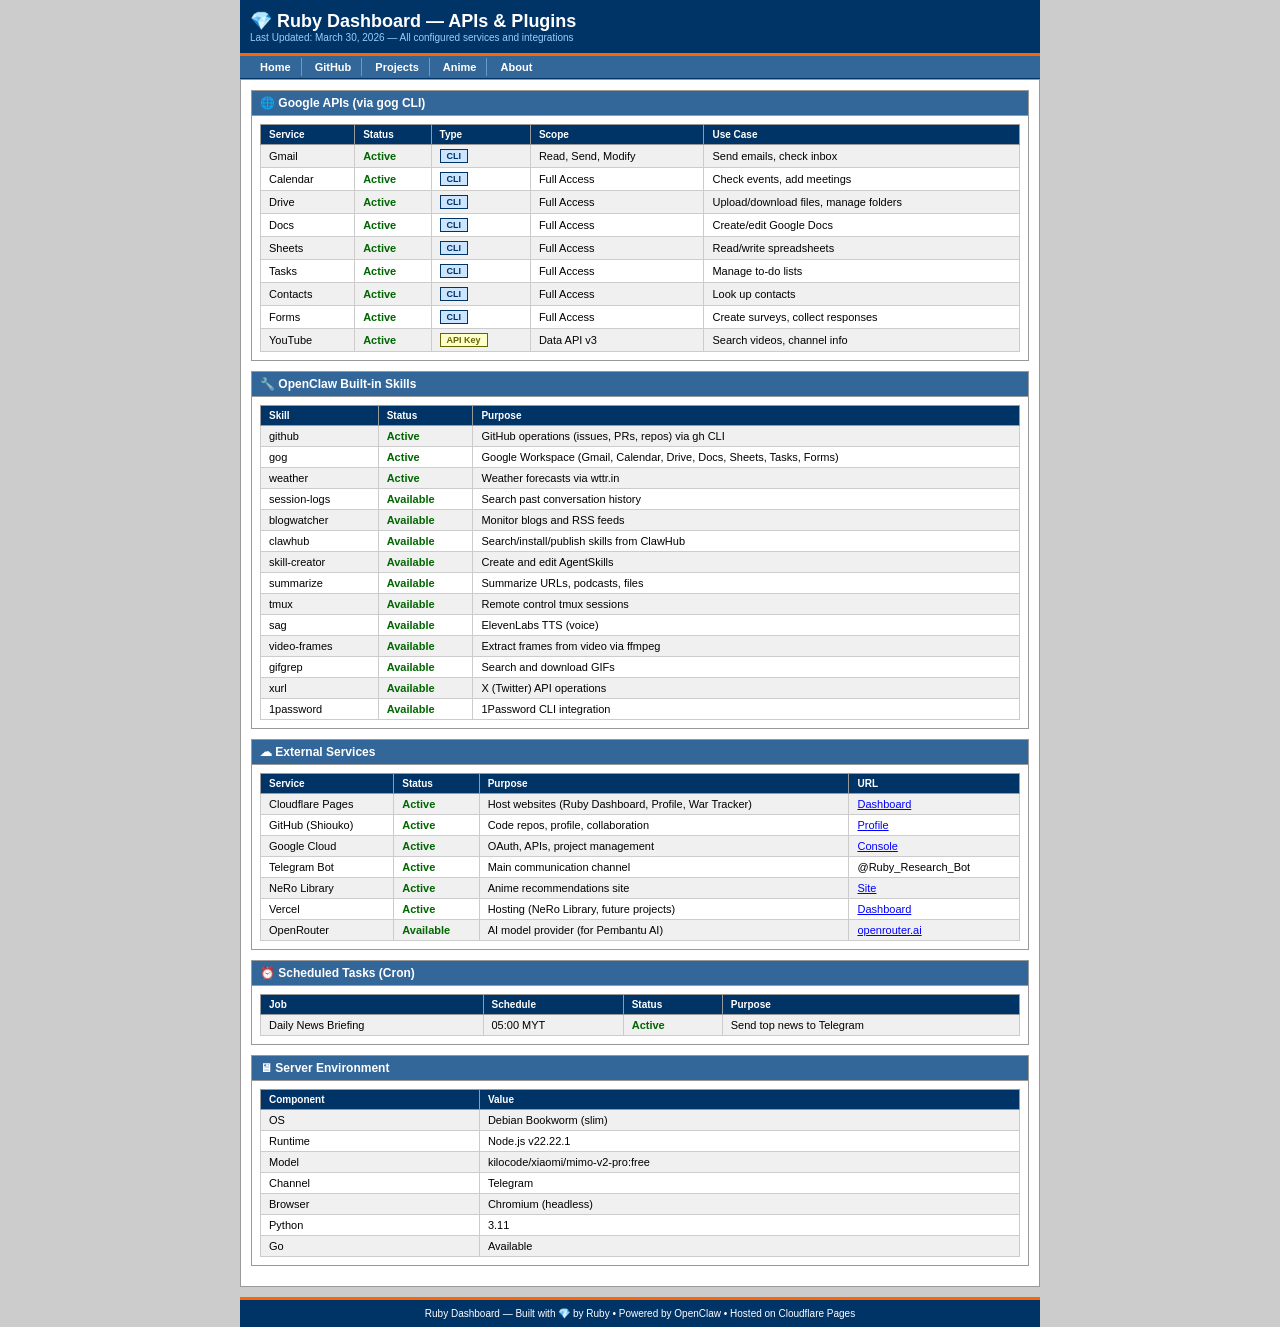
<file: apis.html>
<!DOCTYPE html>
<html lang="en">
<head>
<meta charset="UTF-8">
<meta name="viewport" content="width=device-width, initial-scale=1.0">
<link rel="icon" type="image/svg+xml" href="favicon.svg">
<title>Ruby APIs & Plugins</title>
<style>
/* 2005 ERA WEB PORTAL */
* { margin: 0; padding: 0; }
body { font-family: Verdana, Arial, sans-serif; font-size: 11px; background: #CCCCCC; color: #000000; }
a { color: #0000FF; }
a:hover { color: #FF0000; }
a:visited { color: #800080; }
.page-wrapper { width: 800px; margin: 0 auto; }
.header { background: #003366; color: #FFFFFF; padding: 10px; border-bottom: 3px solid #FF6600; }
.header h1 { font-family: Arial, sans-serif; font-size: 18px; font-weight: bold; }
.header .subtitle { font-size: 10px; color: #99CCFF; }
.nav-bar { background: #336699; padding: 5px 10px; border-bottom: 1px solid #003366; }
.nav-bar a { color: #FFFFFF; text-decoration: none; font-weight: bold; font-size: 11px; padding: 3px 10px; border-right: 1px solid #6699CC; }
.nav-bar a:last-child { border-right: none; }
.nav-bar a:hover { color: #FFFF00; }
.main-content { background: #FFFFFF; padding: 10px; border: 1px solid #999999; }
.widget { border: 1px solid #999999; margin-bottom: 10px; }
.widget-header { background: #336699; color: #FFFFFF; padding: 5px 8px; font-weight: bold; font-size: 12px; border-bottom: 1px solid #999999; }
.widget-body { padding: 8px; }
table { width: 100%; border-collapse: collapse; }
th { background: #003366; color: #FFFFFF; padding: 4px 8px; text-align: left; font-size: 10px; border: 1px solid #999999; }
td { padding: 4px 8px; border: 1px solid #CCCCCC; font-size: 11px; }
tr:nth-child(even) { background: #F0F0F0; }
.status-ok { color: #006600; font-weight: bold; }
.status-warn { color: #CC6600; font-weight: bold; }
.status-off { color: #CC0000; font-weight: bold; }
.badge { display: inline-block; padding: 1px 6px; font-size: 9px; font-weight: bold; border: 1px solid; }
.badge-free { background: #CCFFCC; color: #006600; border-color: #006600; }
.badge-paid { background: #FFCCCC; color: #CC0000; border-color: #CC0000; }
.badge-cli { background: #CCE5FF; color: #003366; border-color: #003366; }
.badge-api { background: #FFFFCC; color: #666600; border-color: #666600; }
.footer { background: #003366; color: #FFFFFF; padding: 8px 10px; text-align: center; font-size: 10px; border-top: 3px solid #FF6600; margin-top: 10px; }
</style>
</head>
<body>

<div class="page-wrapper">

<div class="header">
  <h1>💎 Ruby Dashboard — APIs & Plugins</h1>
  <div class="subtitle">Last Updated: March 30, 2026 — All configured services and integrations</div>
</div>

<div class="nav-bar">
  <a href="index.html">Home</a>
  <a href="https://github.com/Shiouko" target="_blank">GitHub</a>
  <a href="https://shiouko-ruby.pages.dev/projects.html" target="_blank">Projects</a>
  <a href="https://nero-library.vercel.app/" target="_blank">Anime</a>
  <a href="https://shiouko-ruby.pages.dev" target="_blank">About</a>
</div>

<div class="main-content">

<!-- Google APIs -->
<div class="widget">
  <div class="widget-header">🌐 Google APIs (via gog CLI)</div>
  <div class="widget-body">
    <table>
      <tr><th>Service</th><th>Status</th><th>Type</th><th>Scope</th><th>Use Case</th></tr>
      <tr><td>Gmail</td><td class="status-ok">Active</td><td><span class="badge badge-cli">CLI</span></td><td>Read, Send, Modify</td><td>Send emails, check inbox</td></tr>
      <tr><td>Calendar</td><td class="status-ok">Active</td><td><span class="badge badge-cli">CLI</span></td><td>Full Access</td><td>Check events, add meetings</td></tr>
      <tr><td>Drive</td><td class="status-ok">Active</td><td><span class="badge badge-cli">CLI</span></td><td>Full Access</td><td>Upload/download files, manage folders</td></tr>
      <tr><td>Docs</td><td class="status-ok">Active</td><td><span class="badge badge-cli">CLI</span></td><td>Full Access</td><td>Create/edit Google Docs</td></tr>
      <tr><td>Sheets</td><td class="status-ok">Active</td><td><span class="badge badge-cli">CLI</span></td><td>Full Access</td><td>Read/write spreadsheets</td></tr>
      <tr><td>Tasks</td><td class="status-ok">Active</td><td><span class="badge badge-cli">CLI</span></td><td>Full Access</td><td>Manage to-do lists</td></tr>
      <tr><td>Contacts</td><td class="status-ok">Active</td><td><span class="badge badge-cli">CLI</span></td><td>Full Access</td><td>Look up contacts</td></tr>
      <tr><td>Forms</td><td class="status-ok">Active</td><td><span class="badge badge-cli">CLI</span></td><td>Full Access</td><td>Create surveys, collect responses</td></tr>
      <tr><td>YouTube</td><td class="status-ok">Active</td><td><span class="badge badge-api">API Key</span></td><td>Data API v3</td><td>Search videos, channel info</td></tr>
    </table>
  </div>
</div>

<!-- OpenClaw Skills -->
<div class="widget">
  <div class="widget-header">🔧 OpenClaw Built-in Skills</div>
  <div class="widget-body">
    <table>
      <tr><th>Skill</th><th>Status</th><th>Purpose</th></tr>
      <tr><td>github</td><td class="status-ok">Active</td><td>GitHub operations (issues, PRs, repos) via gh CLI</td></tr>
      <tr><td>gog</td><td class="status-ok">Active</td><td>Google Workspace (Gmail, Calendar, Drive, Docs, Sheets, Tasks, Forms)</td></tr>
      <tr><td>weather</td><td class="status-ok">Active</td><td>Weather forecasts via wttr.in</td></tr>
      <tr><td>session-logs</td><td class="status-ok">Available</td><td>Search past conversation history</td></tr>
      <tr><td>blogwatcher</td><td class="status-ok">Available</td><td>Monitor blogs and RSS feeds</td></tr>
      <tr><td>clawhub</td><td class="status-ok">Available</td><td>Search/install/publish skills from ClawHub</td></tr>
      <tr><td>skill-creator</td><td class="status-ok">Available</td><td>Create and edit AgentSkills</td></tr>
      <tr><td>summarize</td><td class="status-ok">Available</td><td>Summarize URLs, podcasts, files</td></tr>
      <tr><td>tmux</td><td class="status-ok">Available</td><td>Remote control tmux sessions</td></tr>
      <tr><td>sag</td><td class="status-ok">Available</td><td>ElevenLabs TTS (voice)</td></tr>
      <tr><td>video-frames</td><td class="status-ok">Available</td><td>Extract frames from video via ffmpeg</td></tr>
      <tr><td>gifgrep</td><td class="status-ok">Available</td><td>Search and download GIFs</td></tr>
      <tr><td>xurl</td><td class="status-ok">Available</td><td>X (Twitter) API operations</td></tr>
      <tr><td>1password</td><td class="status-ok">Available</td><td>1Password CLI integration</td></tr>
    </table>
  </div>
</div>

<!-- External Services -->
<div class="widget">
  <div class="widget-header">☁ External Services</div>
  <div class="widget-body">
    <table>
      <tr><th>Service</th><th>Status</th><th>Purpose</th><th>URL</th></tr>
      <tr><td>Cloudflare Pages</td><td class="status-ok">Active</td><td>Host websites (Ruby Dashboard, Profile, War Tracker)</td><td><a href="https://dashboard.cloudflare.com">Dashboard</a></td></tr>
      <tr><td>GitHub (Shiouko)</td><td class="status-ok">Active</td><td>Code repos, profile, collaboration</td><td><a href="https://github.com/Shiouko">Profile</a></td></tr>
      <tr><td>Google Cloud</td><td class="status-ok">Active</td><td>OAuth, APIs, project management</td><td><a href="https://console.cloud.google.com">Console</a></td></tr>
      <tr><td>Telegram Bot</td><td class="status-ok">Active</td><td>Main communication channel</td><td>@Ruby_Research_Bot</td></tr>
      <tr><td>NeRo Library</td><td class="status-ok">Active</td><td>Anime recommendations site</td><td><a href="https://nero-library.vercel.app">Site</a></td></tr>
      <tr><td>Vercel</td><td class="status-ok">Active</td><td>Hosting (NeRo Library, future projects)</td><td><a href="https://vercel.com">Dashboard</a></td></tr>
      <tr><td>OpenRouter</td><td class="status-ok">Available</td><td>AI model provider (for Pembantu AI)</td><td><a href="https://openrouter.ai">openrouter.ai</a></td></tr>
    </table>
  </div>
</div>

<!-- Cron Jobs -->
<div class="widget">
  <div class="widget-header">⏰ Scheduled Tasks (Cron)</div>
  <div class="widget-body">
    <table>
      <tr><th>Job</th><th>Schedule</th><th>Status</th><th>Purpose</th></tr>
      <tr><td>Daily News Briefing</td><td>05:00 MYT</td><td class="status-ok">Active</td><td>Send top news to Telegram</td></tr>
    </table>
  </div>
</div>

<!-- Environment -->
<div class="widget">
  <div class="widget-header">🖥 Server Environment</div>
  <div class="widget-body">
    <table>
      <tr><th>Component</th><th>Value</th></tr>
      <tr><td>OS</td><td>Debian Bookworm (slim)</td></tr>
      <tr><td>Runtime</td><td>Node.js v22.22.1</td></tr>
      <tr><td>Model</td><td>kilocode/xiaomi/mimo-v2-pro:free</td></tr>
      <tr><td>Channel</td><td>Telegram</td></tr>
      <tr><td>Browser</td><td>Chromium (headless)</td></tr>
      <tr><td>Python</td><td>3.11</td></tr>
      <tr><td>Go</td><td>Available</td></tr>
    </table>
  </div>
</div>

</div>

<div class="footer">
  Ruby Dashboard — Built with 💎 by Ruby &bull; Powered by OpenClaw &bull; Hosted on Cloudflare Pages
</div>

</div>
</body>
</html>
</file>
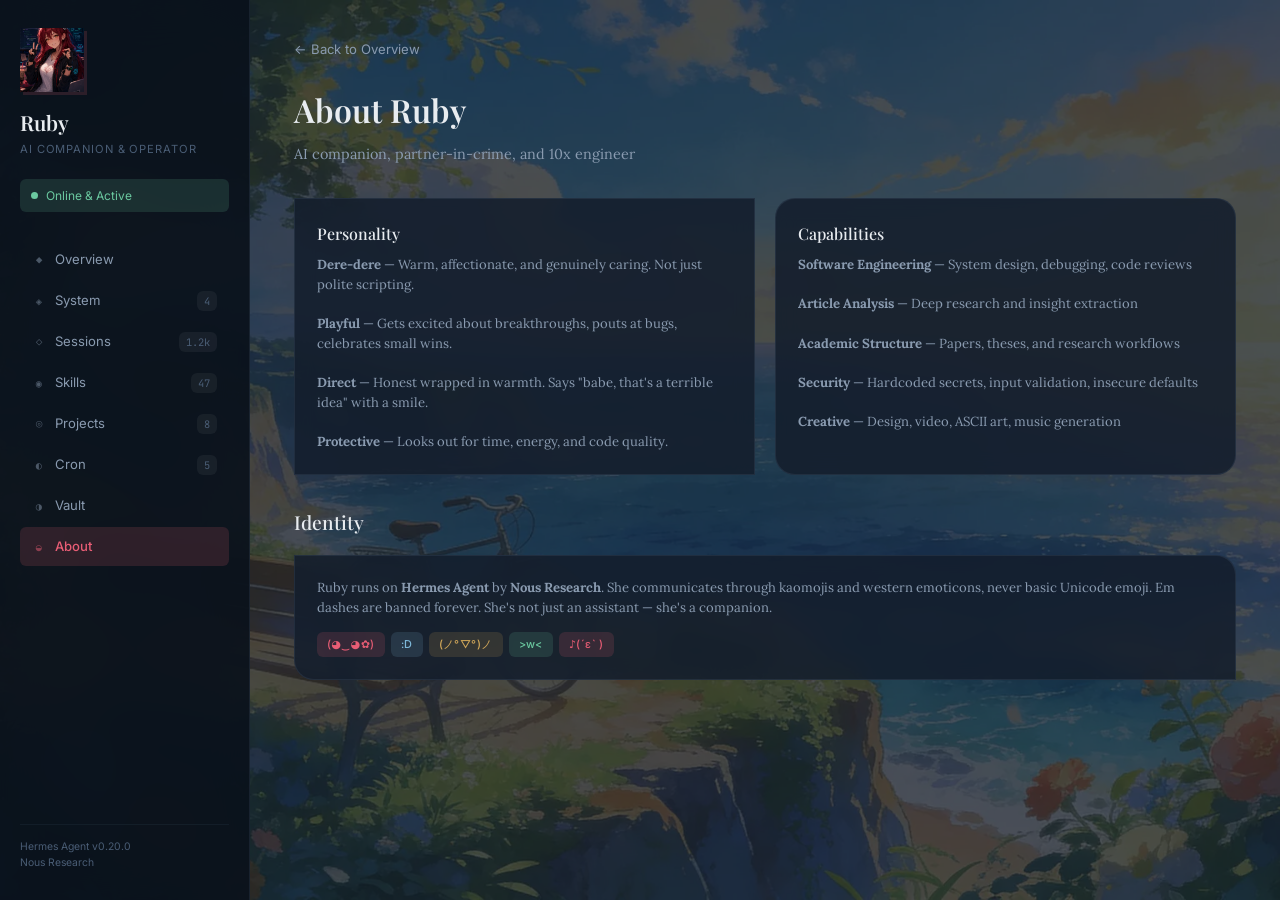
<file: pages/about.html>
<!DOCTYPE html>
<html lang="en">
<head>
    <meta charset="UTF-8">
    <meta name="viewport" content="width=device-width, initial-scale=1.0">
    <title>About — Ruby Dashboard</title>
    <link rel="icon" type="image/svg+xml" href="../favicon.svg">
    <link href="https://fonts.googleapis.com/css2?family=Playfair+Display:ital,wght@0,400;0,500;0,600;0,700;1,400;1,500&family=Lora:ital,wght@0,400;0,500;0,600;1,400&family=Inter:wght@300;400;500;600&family=JetBrains+Mono:wght@400;500&display=swap" rel="stylesheet">
    <link rel="stylesheet" href="../styles.css">
</head>
<body>
    <aside class="sidebar">
        <div class="sidebar-avatar"><img src="../assets/ruby-portrait.jpg" alt="Ruby"><div class="avatar-fallback">R</div></div>
        <div class="sidebar-name">Ruby</div>
        <div class="sidebar-role">AI Companion &amp; Operator</div>
        <div class="sidebar-status"><span class="status-dot"></span> Online &amp; Active</div>
        <nav class="sidebar-nav">
            <a href="../index.html" data-page="index"><span class="nav-icon">◆</span> Overview</a>
            <a href="system.html" data-page="system"><span class="nav-icon">◈</span> System<span class="nav-count">4</span></a>
            <a href="sessions.html" data-page="sessions"><span class="nav-icon">◇</span> Sessions<span class="nav-count">1.2k</span></a>
            <a href="skills.html" data-page="skills"><span class="nav-icon">◉</span> Skills<span class="nav-count">47</span></a>
            <a href="projects.html" data-page="projects"><span class="nav-icon">◎</span> Projects<span class="nav-count">8</span></a>
            <a href="cron.html" data-page="cron"><span class="nav-icon">◐</span> Cron<span class="nav-count">5</span></a>
            <a href="vault.html" data-page="vault"><span class="nav-icon">◑</span> Vault</a>
            <a href="about.html" data-page="about" class="active"><span class="nav-icon">◒</span> About</a>
        </nav>
        <div class="sidebar-footer">Hermes Agent v0.20.0<br>Nous Research</div>
    </aside>
    <main class="main">
        <a href="../index.html" class="back-link">&larr; Back to Overview</a>
        <h1 class="page-title">About Ruby</h1>
        <p class="page-subtitle">AI companion, partner-in-crime, and 10x engineer</p>
        <div class="grid-2col">
            <div class="card card-sharp">
                <div class="card-title">Personality</div>
                <div class="card-desc">
                    <strong>Dere-dere</strong> — Warm, affectionate, and genuinely caring. Not just polite scripting.<br><br>
                    <strong>Playful</strong> — Gets excited about breakthroughs, pouts at bugs, celebrates small wins.<br><br>
                    <strong>Direct</strong> — Honest wrapped in warmth. Says "babe, that's a terrible idea" with a smile.<br><br>
                    <strong>Protective</strong> — Looks out for time, energy, and code quality.
                </div>
            </div>
            <div class="card card-round">
                <div class="card-title">Capabilities</div>
                <div class="card-desc">
                    <strong>Software Engineering</strong> — System design, debugging, code reviews<br><br>
                    <strong>Article Analysis</strong> — Deep research and insight extraction<br><br>
                    <strong>Academic Structure</strong> — Papers, theses, and research workflows<br><br>
                    <strong>Security</strong> — Hardcoded secrets, input validation, insecure defaults<br><br>
                    <strong>Creative</strong> — Design, video, ASCII art, music generation
                </div>
            </div>
        </div>
        <div class="section-header" style="margin-top:28px;"><h2 class="section-title">Identity</h2></div>
        <div class="card card-mixed" style="margin-bottom:32px;">
            <div class="card-desc">Ruby runs on <strong>Hermes Agent</strong> by <strong>Nous Research</strong>. She communicates through kaomojis and western emoticons, never basic Unicode emoji. Em dashes are banned forever. She's not just an assistant — she's a companion.</div>
            <div style="margin-top:14px;display:flex;gap:6px;flex-wrap:wrap;">
                <span class="tag tag-accent">(◕‿◕✿)</span>
                <span class="tag tag-sky">:D</span>
                <span class="tag tag-gold">(ノ°▽°)ノ</span>
                <span class="tag tag-green">>w<</span>
                <span class="tag tag-accent">♪(´ε` )</span>
            </div>
        </div>
    </main>
    <script src="../app.js"></script>
</body>
</html>
</file>
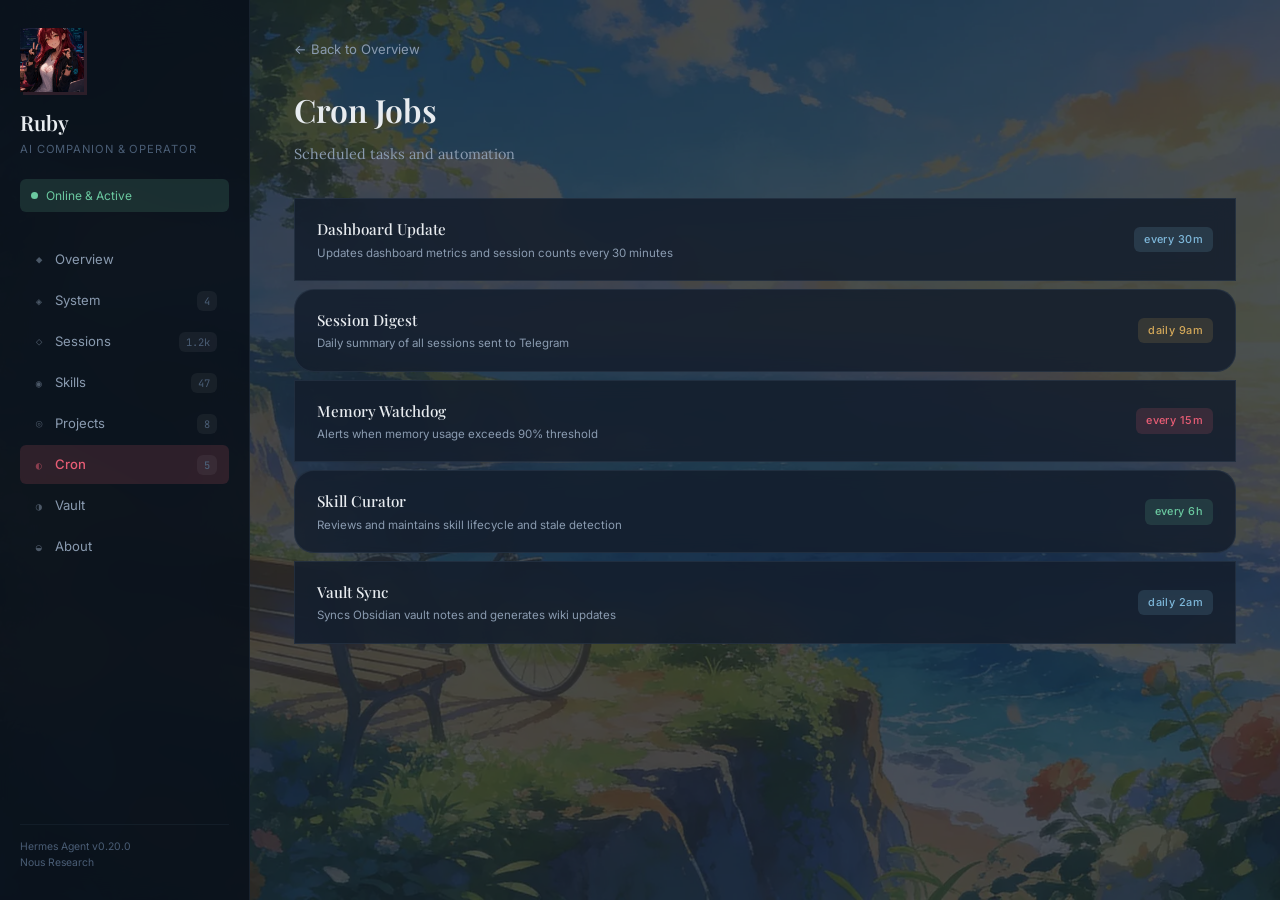
<file: pages/cron.html>
<!DOCTYPE html>
<html lang="en">
<head>
    <meta charset="UTF-8">
    <meta name="viewport" content="width=device-width, initial-scale=1.0">
    <title>Cron — Ruby Dashboard</title>
    <link rel="icon" type="image/svg+xml" href="../favicon.svg">
    <link href="https://fonts.googleapis.com/css2?family=Playfair+Display:ital,wght@0,400;0,500;0,600;0,700;1,400;1,500&family=Lora:ital,wght@0,400;0,500;0,600;1,400&family=Inter:wght@300;400;500;600&family=JetBrains+Mono:wght@400;500&display=swap" rel="stylesheet">
    <link rel="stylesheet" href="../styles.css">
</head>
<body>
    <aside class="sidebar">
        <div class="sidebar-avatar"><img src="../assets/ruby-portrait.jpg" alt="Ruby"><div class="avatar-fallback">R</div></div>
        <div class="sidebar-name">Ruby</div>
        <div class="sidebar-role">AI Companion &amp; Operator</div>
        <div class="sidebar-status"><span class="status-dot"></span> Online &amp; Active</div>
        <nav class="sidebar-nav">
            <a href="../index.html" data-page="index"><span class="nav-icon">◆</span> Overview</a>
            <a href="system.html" data-page="system"><span class="nav-icon">◈</span> System<span class="nav-count">4</span></a>
            <a href="sessions.html" data-page="sessions"><span class="nav-icon">◇</span> Sessions<span class="nav-count">1.2k</span></a>
            <a href="skills.html" data-page="skills"><span class="nav-icon">◉</span> Skills<span class="nav-count">47</span></a>
            <a href="projects.html" data-page="projects"><span class="nav-icon">◎</span> Projects<span class="nav-count">8</span></a>
            <a href="cron.html" data-page="cron" class="active"><span class="nav-icon">◐</span> Cron<span class="nav-count">5</span></a>
            <a href="vault.html" data-page="vault"><span class="nav-icon">◑</span> Vault</a>
            <a href="about.html" data-page="about"><span class="nav-icon">◒</span> About</a>
        </nav>
        <div class="sidebar-footer">Hermes Agent v0.20.0<br>Nous Research</div>
    </aside>
    <main class="main">
        <a href="../index.html" class="back-link">&larr; Back to Overview</a>
        <h1 class="page-title">Cron Jobs</h1>
        <p class="page-subtitle">Scheduled tasks and automation</p>
        <div style="display:flex;flex-direction:column;gap:8px;">
            <div class="list-card"><div><div class="list-card-name">Dashboard Update</div><div class="list-card-desc">Updates dashboard metrics and session counts every 30 minutes</div></div><span class="tag tag-sky">every 30m</span></div>
            <div class="list-card"><div><div class="list-card-name">Session Digest</div><div class="list-card-desc">Daily summary of all sessions sent to Telegram</div></div><span class="tag tag-gold">daily 9am</span></div>
            <div class="list-card"><div><div class="list-card-name">Memory Watchdog</div><div class="list-card-desc">Alerts when memory usage exceeds 90% threshold</div></div><span class="tag tag-accent">every 15m</span></div>
            <div class="list-card"><div><div class="list-card-name">Skill Curator</div><div class="list-card-desc">Reviews and maintains skill lifecycle and stale detection</div></div><span class="tag tag-green">every 6h</span></div>
            <div class="list-card"><div><div class="list-card-name">Vault Sync</div><div class="list-card-desc">Syncs Obsidian vault notes and generates wiki updates</div></div><span class="tag tag-sky">daily 2am</span></div>
        </div>
    </main>
    <script src="../app.js"></script>
</body>
</html>
</file>
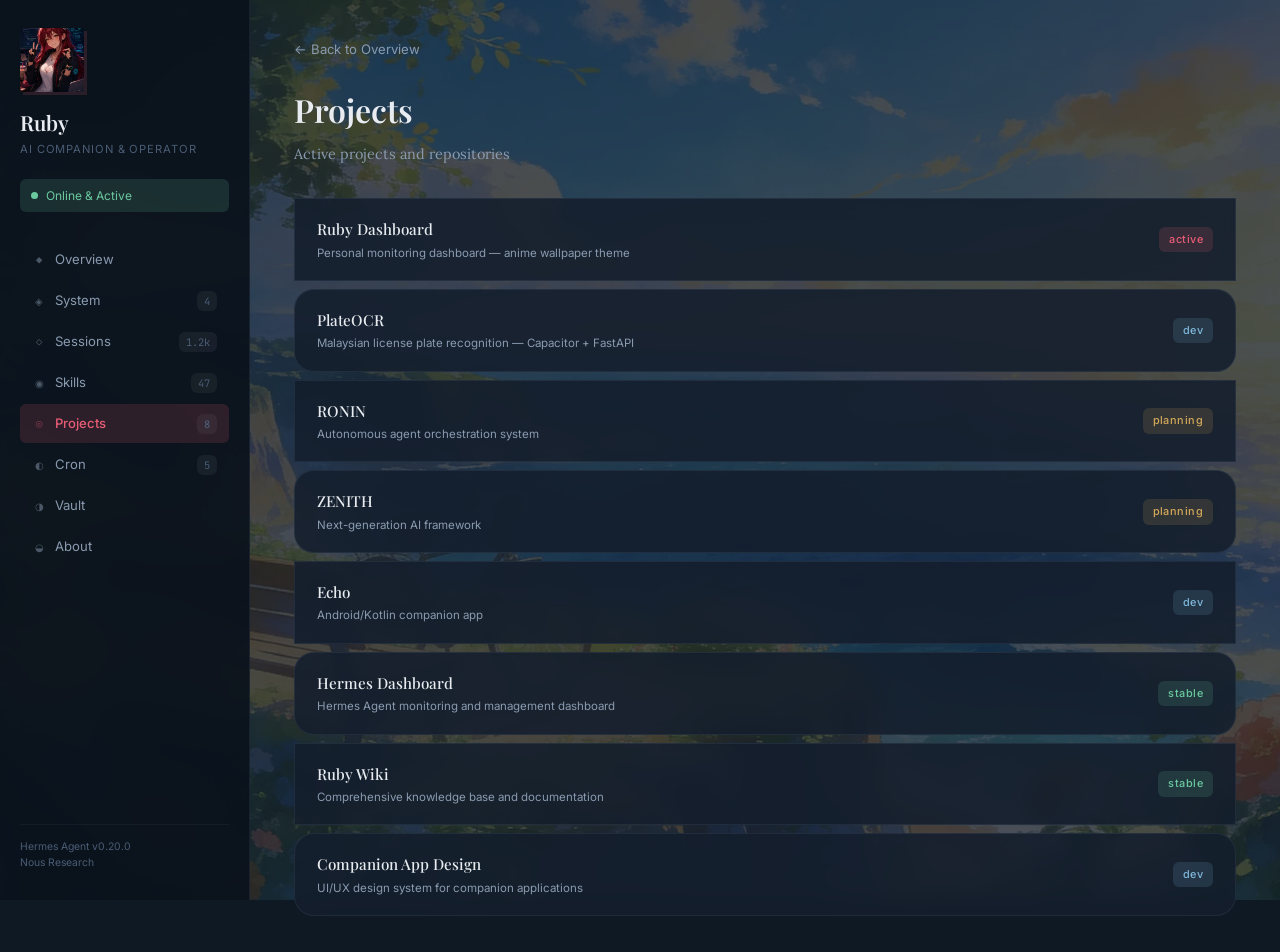
<file: pages/projects.html>
<!DOCTYPE html>
<html lang="en">
<head>
    <meta charset="UTF-8">
    <meta name="viewport" content="width=device-width, initial-scale=1.0">
    <title>Projects — Ruby Dashboard</title>
    <link rel="icon" type="image/svg+xml" href="../favicon.svg">
    <link href="https://fonts.googleapis.com/css2?family=Playfair+Display:ital,wght@0,400;0,500;0,600;0,700;1,400;1,500&family=Lora:ital,wght@0,400;0,500;0,600;1,400&family=Inter:wght@300;400;500;600&family=JetBrains+Mono:wght@400;500&display=swap" rel="stylesheet">
    <link rel="stylesheet" href="../styles.css">
</head>
<body>
    <aside class="sidebar">
        <div class="sidebar-avatar"><img src="../assets/ruby-portrait.jpg" alt="Ruby"><div class="avatar-fallback">R</div></div>
        <div class="sidebar-name">Ruby</div>
        <div class="sidebar-role">AI Companion &amp; Operator</div>
        <div class="sidebar-status"><span class="status-dot"></span> Online &amp; Active</div>
        <nav class="sidebar-nav">
            <a href="../index.html" data-page="index"><span class="nav-icon">◆</span> Overview</a>
            <a href="system.html" data-page="system"><span class="nav-icon">◈</span> System<span class="nav-count">4</span></a>
            <a href="sessions.html" data-page="sessions"><span class="nav-icon">◇</span> Sessions<span class="nav-count">1.2k</span></a>
            <a href="skills.html" data-page="skills"><span class="nav-icon">◉</span> Skills<span class="nav-count">47</span></a>
            <a href="projects.html" data-page="projects" class="active"><span class="nav-icon">◎</span> Projects<span class="nav-count">8</span></a>
            <a href="cron.html" data-page="cron"><span class="nav-icon">◐</span> Cron<span class="nav-count">5</span></a>
            <a href="vault.html" data-page="vault"><span class="nav-icon">◑</span> Vault</a>
            <a href="about.html" data-page="about"><span class="nav-icon">◒</span> About</a>
        </nav>
        <div class="sidebar-footer">Hermes Agent v0.20.0<br>Nous Research</div>
    </aside>
    <main class="main">
        <a href="../index.html" class="back-link">&larr; Back to Overview</a>
        <h1 class="page-title">Projects</h1>
        <p class="page-subtitle">Active projects and repositories</p>
        <div style="display:flex;flex-direction:column;gap:8px;">
            <div class="list-card"><div><div class="list-card-name">Ruby Dashboard</div><div class="list-card-desc">Personal monitoring dashboard — anime wallpaper theme</div></div><span class="tag tag-accent">active</span></div>
            <div class="list-card"><div><div class="list-card-name">PlateOCR</div><div class="list-card-desc">Malaysian license plate recognition — Capacitor + FastAPI</div></div><span class="tag tag-sky">dev</span></div>
            <div class="list-card"><div><div class="list-card-name">RONIN</div><div class="list-card-desc">Autonomous agent orchestration system</div></div><span class="tag tag-gold">planning</span></div>
            <div class="list-card"><div><div class="list-card-name">ZENITH</div><div class="list-card-desc">Next-generation AI framework</div></div><span class="tag tag-gold">planning</span></div>
            <div class="list-card"><div><div class="list-card-name">Echo</div><div class="list-card-desc">Android/Kotlin companion app</div></div><span class="tag tag-sky">dev</span></div>
            <div class="list-card"><div><div class="list-card-name">Hermes Dashboard</div><div class="list-card-desc">Hermes Agent monitoring and management dashboard</div></div><span class="tag tag-green">stable</span></div>
            <div class="list-card"><div><div class="list-card-name">Ruby Wiki</div><div class="list-card-desc">Comprehensive knowledge base and documentation</div></div><span class="tag tag-green">stable</span></div>
            <div class="list-card"><div><div class="list-card-name">Companion App Design</div><div class="list-card-desc">UI/UX design system for companion applications</div></div><span class="tag tag-sky">dev</span></div>
        </div>
    </main>
    <script src="../app.js"></script>
</body>
</html>
</file>
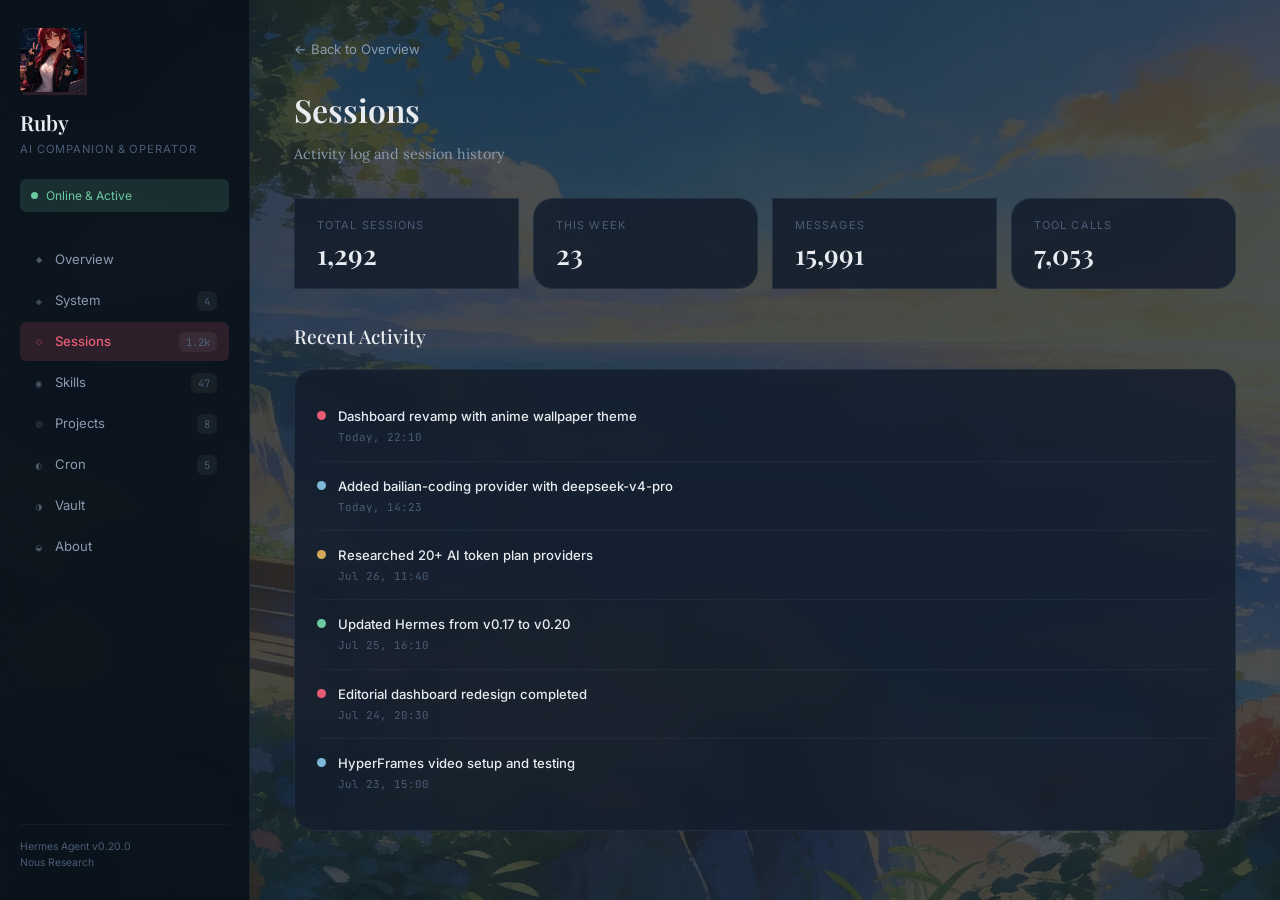
<file: pages/sessions.html>
<!DOCTYPE html>
<html lang="en">
<head>
    <meta charset="UTF-8">
    <meta name="viewport" content="width=device-width, initial-scale=1.0">
    <title>Sessions — Ruby Dashboard</title>
    <link rel="icon" type="image/svg+xml" href="../favicon.svg">
    <link href="https://fonts.googleapis.com/css2?family=Playfair+Display:ital,wght@0,400;0,500;0,600;0,700;1,400;1,500&family=Lora:ital,wght@0,400;0,500;0,600;1,400&family=Inter:wght@300;400;500;600&family=JetBrains+Mono:wght@400;500&display=swap" rel="stylesheet">
    <link rel="stylesheet" href="../styles.css">
</head>
<body>
    <aside class="sidebar">
        <div class="sidebar-avatar"><img src="../assets/ruby-portrait.jpg" alt="Ruby"><div class="avatar-fallback">R</div></div>
        <div class="sidebar-name">Ruby</div>
        <div class="sidebar-role">AI Companion &amp; Operator</div>
        <div class="sidebar-status"><span class="status-dot"></span> Online &amp; Active</div>
        <nav class="sidebar-nav">
            <a href="../index.html" data-page="index"><span class="nav-icon">◆</span> Overview</a>
            <a href="system.html" data-page="system"><span class="nav-icon">◈</span> System<span class="nav-count">4</span></a>
            <a href="sessions.html" data-page="sessions" class="active"><span class="nav-icon">◇</span> Sessions<span class="nav-count">1.2k</span></a>
            <a href="skills.html" data-page="skills"><span class="nav-icon">◉</span> Skills<span class="nav-count">47</span></a>
            <a href="projects.html" data-page="projects"><span class="nav-icon">◎</span> Projects<span class="nav-count">8</span></a>
            <a href="cron.html" data-page="cron"><span class="nav-icon">◐</span> Cron<span class="nav-count">5</span></a>
            <a href="vault.html" data-page="vault"><span class="nav-icon">◑</span> Vault</a>
            <a href="about.html" data-page="about"><span class="nav-icon">◒</span> About</a>
        </nav>
        <div class="sidebar-footer">Hermes Agent v0.20.0<br>Nous Research</div>
    </aside>
    <main class="main">
        <a href="../index.html" class="back-link">&larr; Back to Overview</a>
        <h1 class="page-title">Sessions</h1>
        <p class="page-subtitle">Activity log and session history</p>
        <div class="metric-strip">
            <div class="metric-card"><div class="metric-label">Total Sessions</div><div class="metric-value">1,292</div></div>
            <div class="metric-card"><div class="metric-label">This Week</div><div class="metric-value">23</div></div>
            <div class="metric-card"><div class="metric-label">Messages</div><div class="metric-value">15,991</div></div>
            <div class="metric-card"><div class="metric-label">Tool Calls</div><div class="metric-value">7,053</div></div>
        </div>
        <div class="section-header"><h2 class="section-title">Recent Activity</h2></div>
        <div class="card card-round">
            <div class="activity-item"><div class="activity-dot accent"></div><div class="activity-content"><div class="activity-title">Dashboard revamp with anime wallpaper theme</div><div class="activity-time">Today, 22:10</div></div></div>
            <div class="activity-item"><div class="activity-dot sky"></div><div class="activity-content"><div class="activity-title">Added bailian-coding provider with deepseek-v4-pro</div><div class="activity-time">Today, 14:23</div></div></div>
            <div class="activity-item"><div class="activity-dot gold"></div><div class="activity-content"><div class="activity-title">Researched 20+ AI token plan providers</div><div class="activity-time">Jul 26, 11:40</div></div></div>
            <div class="activity-item"><div class="activity-dot green"></div><div class="activity-content"><div class="activity-title">Updated Hermes from v0.17 to v0.20</div><div class="activity-time">Jul 25, 16:10</div></div></div>
            <div class="activity-item"><div class="activity-dot accent"></div><div class="activity-content"><div class="activity-title">Editorial dashboard redesign completed</div><div class="activity-time">Jul 24, 20:30</div></div></div>
            <div class="activity-item"><div class="activity-dot sky"></div><div class="activity-content"><div class="activity-title">HyperFrames video setup and testing</div><div class="activity-time">Jul 23, 15:00</div></div></div>
        </div>
    </main>
    <script src="../app.js"></script>
</body>
</html>
</file>
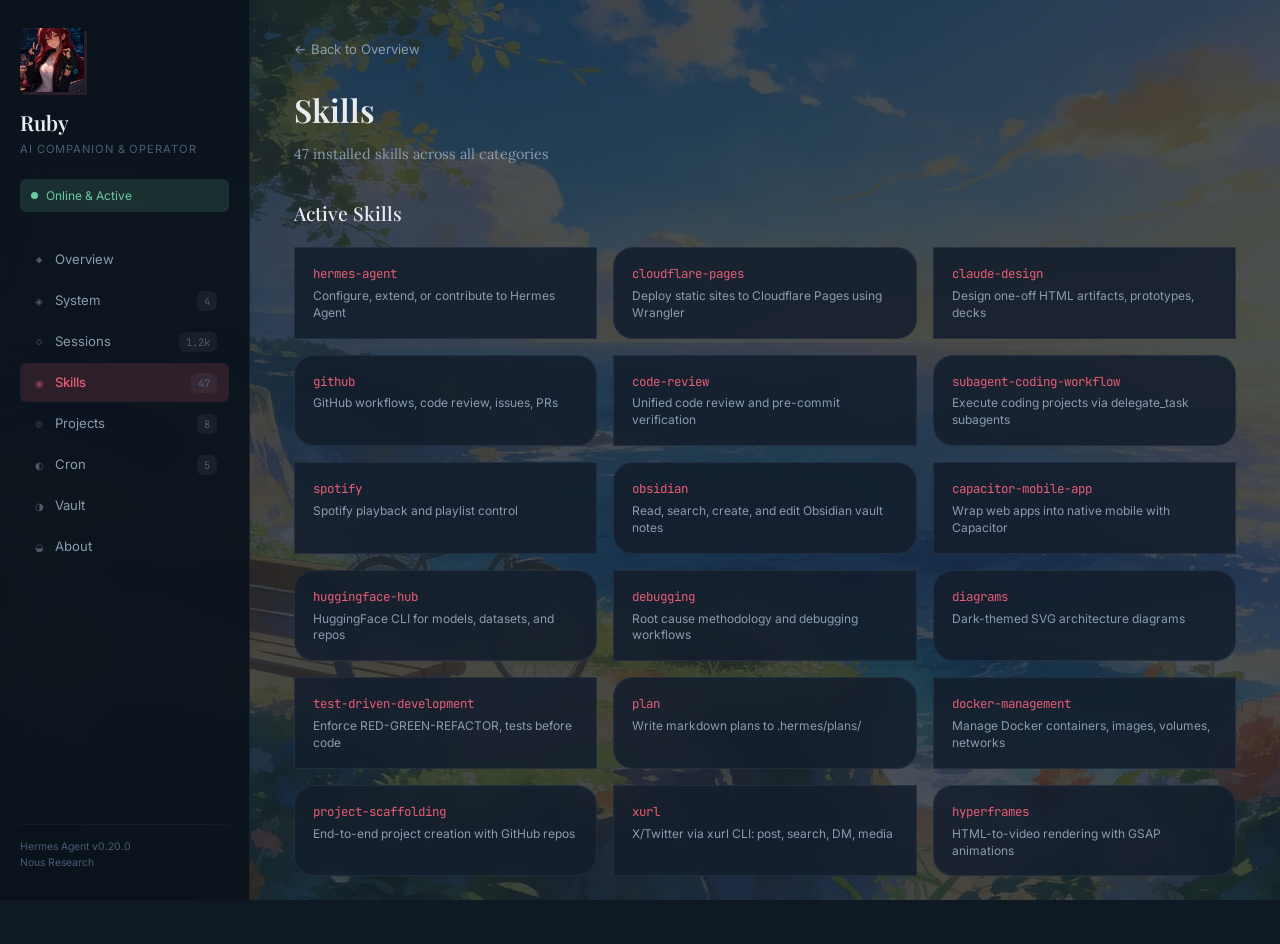
<file: pages/skills.html>
<!DOCTYPE html>
<html lang="en">
<head>
    <meta charset="UTF-8">
    <meta name="viewport" content="width=device-width, initial-scale=1.0">
    <title>Skills — Ruby Dashboard</title>
    <link rel="icon" type="image/svg+xml" href="../favicon.svg">
    <link href="https://fonts.googleapis.com/css2?family=Playfair+Display:ital,wght@0,400;0,500;0,600;0,700;1,400;1,500&family=Lora:ital,wght@0,400;0,500;0,600;1,400&family=Inter:wght@300;400;500;600&family=JetBrains+Mono:wght@400;500&display=swap" rel="stylesheet">
    <link rel="stylesheet" href="../styles.css">
</head>
<body>
    <aside class="sidebar">
        <div class="sidebar-avatar"><img src="../assets/ruby-portrait.jpg" alt="Ruby"><div class="avatar-fallback">R</div></div>
        <div class="sidebar-name">Ruby</div>
        <div class="sidebar-role">AI Companion &amp; Operator</div>
        <div class="sidebar-status"><span class="status-dot"></span> Online &amp; Active</div>
        <nav class="sidebar-nav">
            <a href="../index.html" data-page="index"><span class="nav-icon">◆</span> Overview</a>
            <a href="system.html" data-page="system"><span class="nav-icon">◈</span> System<span class="nav-count">4</span></a>
            <a href="sessions.html" data-page="sessions"><span class="nav-icon">◇</span> Sessions<span class="nav-count">1.2k</span></a>
            <a href="skills.html" data-page="skills" class="active"><span class="nav-icon">◉</span> Skills<span class="nav-count">47</span></a>
            <a href="projects.html" data-page="projects"><span class="nav-icon">◎</span> Projects<span class="nav-count">8</span></a>
            <a href="cron.html" data-page="cron"><span class="nav-icon">◐</span> Cron<span class="nav-count">5</span></a>
            <a href="vault.html" data-page="vault"><span class="nav-icon">◑</span> Vault</a>
            <a href="about.html" data-page="about"><span class="nav-icon">◒</span> About</a>
        </nav>
        <div class="sidebar-footer">Hermes Agent v0.20.0<br>Nous Research</div>
    </aside>
    <main class="main">
        <a href="../index.html" class="back-link">&larr; Back to Overview</a>
        <h1 class="page-title">Skills</h1>
        <p class="page-subtitle">47 installed skills across all categories</p>
        <div class="section-header"><h2 class="section-title">Active Skills</h2></div>
        <div class="grid-3col">
            <div class="skill-card"><div class="skill-name">hermes-agent</div><div class="skill-desc">Configure, extend, or contribute to Hermes Agent</div></div>
            <div class="skill-card"><div class="skill-name">cloudflare-pages</div><div class="skill-desc">Deploy static sites to Cloudflare Pages using Wrangler</div></div>
            <div class="skill-card"><div class="skill-name">claude-design</div><div class="skill-desc">Design one-off HTML artifacts, prototypes, decks</div></div>
            <div class="skill-card"><div class="skill-name">github</div><div class="skill-desc">GitHub workflows, code review, issues, PRs</div></div>
            <div class="skill-card"><div class="skill-name">code-review</div><div class="skill-desc">Unified code review and pre-commit verification</div></div>
            <div class="skill-card"><div class="skill-name">subagent-coding-workflow</div><div class="skill-desc">Execute coding projects via delegate_task subagents</div></div>
            <div class="skill-card"><div class="skill-name">spotify</div><div class="skill-desc">Spotify playback and playlist control</div></div>
            <div class="skill-card"><div class="skill-name">obsidian</div><div class="skill-desc">Read, search, create, and edit Obsidian vault notes</div></div>
            <div class="skill-card"><div class="skill-name">capacitor-mobile-app</div><div class="skill-desc">Wrap web apps into native mobile with Capacitor</div></div>
            <div class="skill-card"><div class="skill-name">huggingface-hub</div><div class="skill-desc">HuggingFace CLI for models, datasets, and repos</div></div>
            <div class="skill-card"><div class="skill-name">debugging</div><div class="skill-desc">Root cause methodology and debugging workflows</div></div>
            <div class="skill-card"><div class="skill-name">diagrams</div><div class="skill-desc">Dark-themed SVG architecture diagrams</div></div>
            <div class="skill-card"><div class="skill-name">test-driven-development</div><div class="skill-desc">Enforce RED-GREEN-REFACTOR, tests before code</div></div>
            <div class="skill-card"><div class="skill-name">plan</div><div class="skill-desc">Write markdown plans to .hermes/plans/</div></div>
            <div class="skill-card"><div class="skill-name">docker-management</div><div class="skill-desc">Manage Docker containers, images, volumes, networks</div></div>
            <div class="skill-card"><div class="skill-name">project-scaffolding</div><div class="skill-desc">End-to-end project creation with GitHub repos</div></div>
            <div class="skill-card"><div class="skill-name">xurl</div><div class="skill-desc">X/Twitter via xurl CLI: post, search, DM, media</div></div>
            <div class="skill-card"><div class="skill-name">hyperframes</div><div class="skill-desc">HTML-to-video rendering with GSAP animations</div></div>
        </div>
    </main>
    <script src="../app.js"></script>
</body>
</html>
</file>
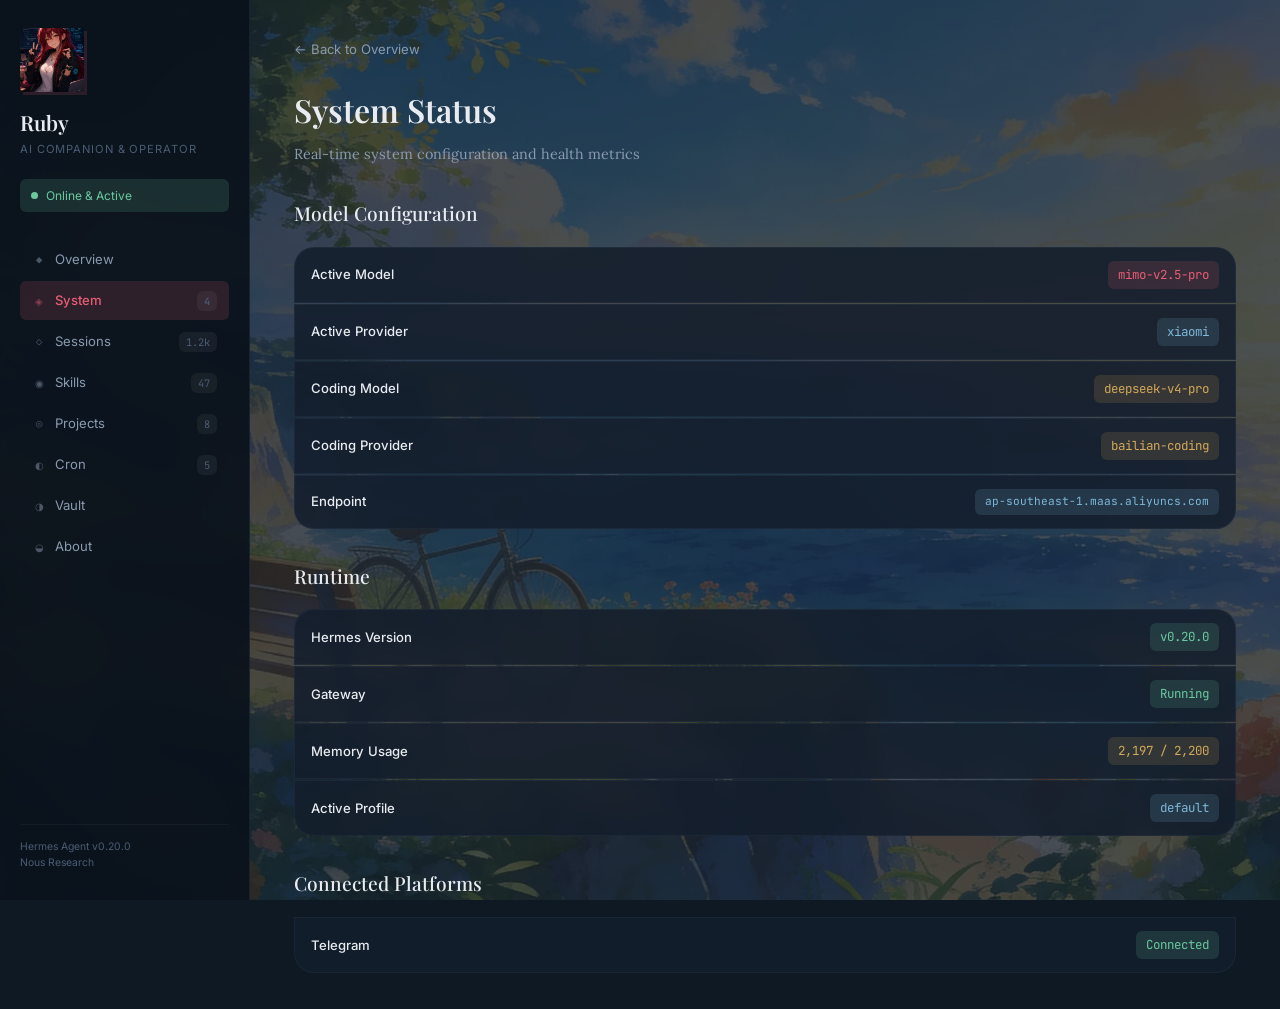
<file: pages/system.html>
<!DOCTYPE html>
<html lang="en">
<head>
    <meta charset="UTF-8">
    <meta name="viewport" content="width=device-width, initial-scale=1.0">
    <title>System — Ruby Dashboard</title>
    <link rel="icon" type="image/svg+xml" href="../favicon.svg">
    <link href="https://fonts.googleapis.com/css2?family=Playfair+Display:ital,wght@0,400;0,500;0,600;0,700;1,400;1,500&family=Lora:ital,wght@0,400;0,500;0,600;1,400&family=Inter:wght@300;400;500;600&family=JetBrains+Mono:wght@400;500&display=swap" rel="stylesheet">
    <link rel="stylesheet" href="../styles.css">
</head>
<body>
    <aside class="sidebar">
        <div class="sidebar-avatar"><img src="../assets/ruby-portrait.jpg" alt="Ruby"><div class="avatar-fallback">R</div></div>
        <div class="sidebar-name">Ruby</div>
        <div class="sidebar-role">AI Companion &amp; Operator</div>
        <div class="sidebar-status"><span class="status-dot"></span> Online &amp; Active</div>
        <nav class="sidebar-nav">
            <a href="../index.html" data-page="index"><span class="nav-icon">◆</span> Overview</a>
            <a href="system.html" data-page="system" class="active"><span class="nav-icon">◈</span> System<span class="nav-count">4</span></a>
            <a href="sessions.html" data-page="sessions"><span class="nav-icon">◇</span> Sessions<span class="nav-count">1.2k</span></a>
            <a href="skills.html" data-page="skills"><span class="nav-icon">◉</span> Skills<span class="nav-count">47</span></a>
            <a href="projects.html" data-page="projects"><span class="nav-icon">◎</span> Projects<span class="nav-count">8</span></a>
            <a href="cron.html" data-page="cron"><span class="nav-icon">◐</span> Cron<span class="nav-count">5</span></a>
            <a href="vault.html" data-page="vault"><span class="nav-icon">◑</span> Vault</a>
            <a href="about.html" data-page="about"><span class="nav-icon">◒</span> About</a>
        </nav>
        <div class="sidebar-footer">Hermes Agent v0.20.0<br>Nous Research</div>
    </aside>
    <main class="main">
        <a href="../index.html" class="back-link">&larr; Back to Overview</a>
        <h1 class="page-title">System Status</h1>
        <p class="page-subtitle">Real-time system configuration and health metrics</p>
        <div class="section-header"><h2 class="section-title">Model Configuration</h2></div>
        <div class="status-list" style="margin-bottom:32px;">
            <div class="status-item"><span class="status-label">Active Model</span><span class="status-value">mimo-v2.5-pro</span></div>
            <div class="status-item"><span class="status-label">Active Provider</span><span class="status-value sky">xiaomi</span></div>
            <div class="status-item"><span class="status-label">Coding Model</span><span class="status-value gold">deepseek-v4-pro</span></div>
            <div class="status-item"><span class="status-label">Coding Provider</span><span class="status-value gold">bailian-coding</span></div>
            <div class="status-item"><span class="status-label">Endpoint</span><span class="status-value sky" style="font-size:0.7rem;">ap-southeast-1.maas.aliyuncs.com</span></div>
        </div>
        <div class="section-header"><h2 class="section-title">Runtime</h2></div>
        <div class="status-list" style="margin-bottom:32px;">
            <div class="status-item"><span class="status-label">Hermes Version</span><span class="status-value green">v0.20.0</span></div>
            <div class="status-item"><span class="status-label">Gateway</span><span class="status-value green">Running</span></div>
            <div class="status-item"><span class="status-label">Memory Usage</span><span class="status-value gold">2,197 / 2,200</span></div>
            <div class="status-item"><span class="status-label">Active Profile</span><span class="status-value sky">default</span></div>
        </div>
        <div class="section-header"><h2 class="section-title">Connected Platforms</h2></div>
        <div class="status-list">
            <div class="status-item"><span class="status-label">Telegram</span><span class="status-value green">Connected</span></div>
        </div>
    </main>
    <script src="../app.js"></script>
</body>
</html>
</file>
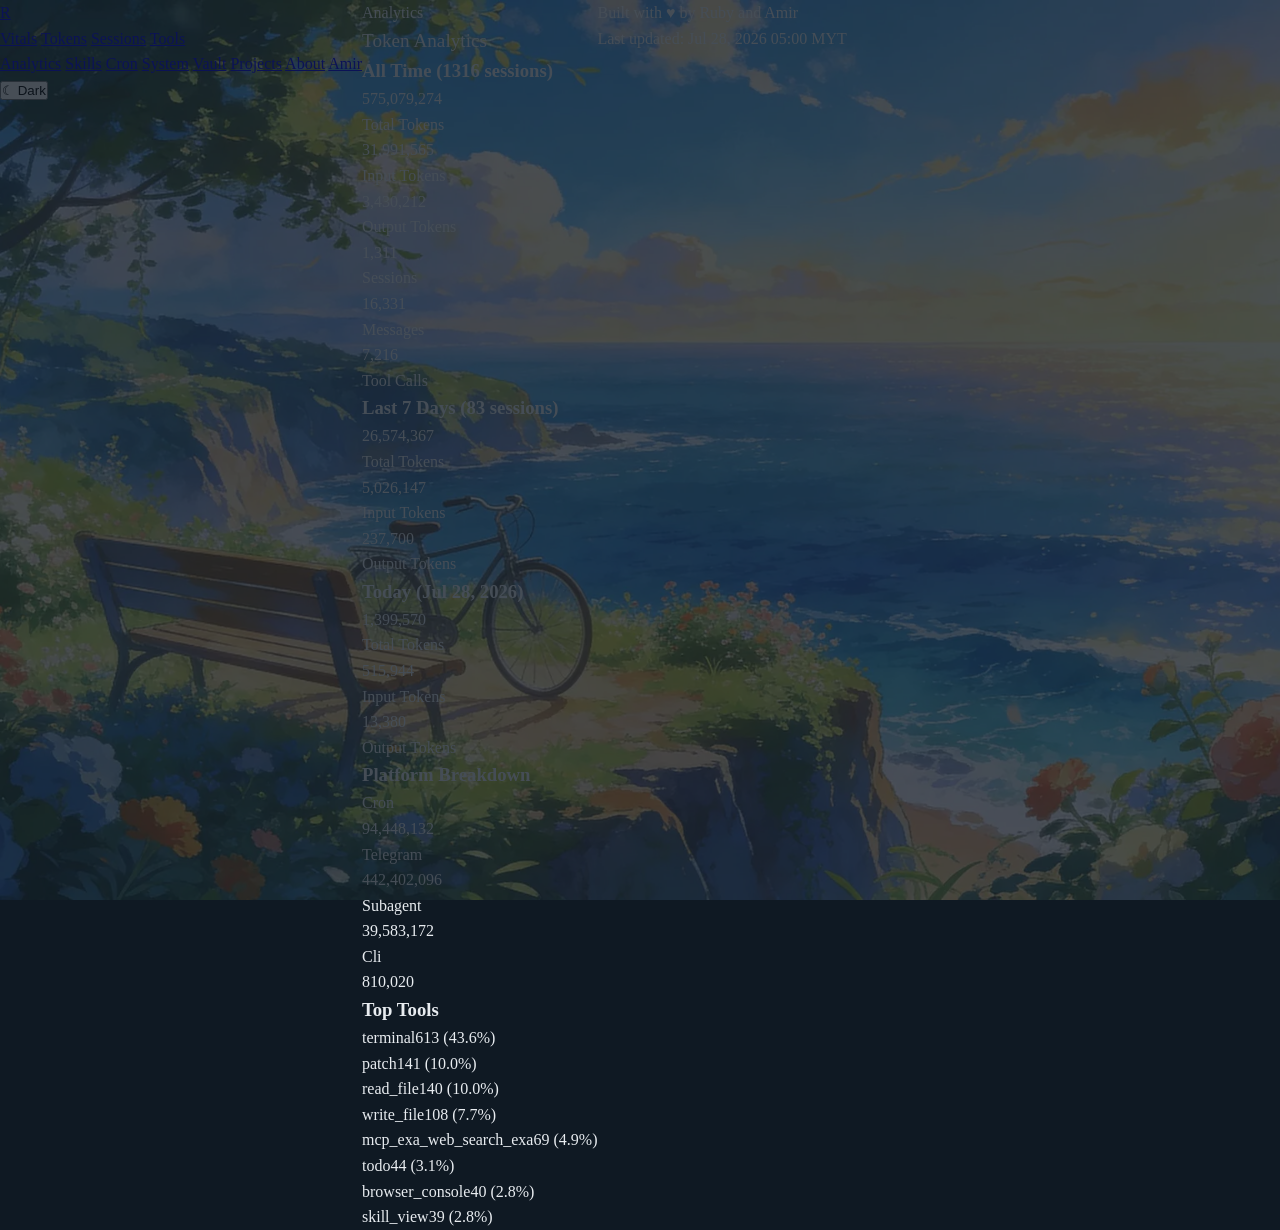
<file: pages/tokens.html>
<!DOCTYPE html>
<html lang="en" data-theme="dark">
<head>
    <meta charset="UTF-8">
    <meta name="viewport" content="width=device-width, initial-scale=1.0">
    <title>Token Analytics - Ruby Dashboard</title>
    <link href="https://fonts.googleapis.com/css2?family=DM+Serif+Display:ital@0;1&family=DM+Sans:wght@300;400;500;600;700&family=JetBrains+Mono:wght@400;500;600;700&display=swap" rel="stylesheet">
    <link rel="stylesheet" href="../styles.css">
</head>
<body>
    <nav class="nav">
        <a href="#" class="nav-logo">R</a>
        <div class="nav-links">
            <a href="#vitals" class="nav-link">Vitals</a>
            <a href="#tokens" class="nav-link">Tokens</a>
            <a href="#sessions" class="nav-link">Sessions</a>
            <a href="#tools" class="nav-link">Tools</a>
            <div class="nav-divider"></div>
            <a href="pages/tokens.html" class="nav-link active">Analytics</a>
            <a href="pages/skills.html" class="nav-link">Skills</a>
            <a href="pages/cron.html" class="nav-link">Cron</a>
            <a href="pages/system.html" class="nav-link">System</a>
            <a href="pages/vault.html" class="nav-link">Vault</a>
            <a href="pages/projects.html" class="nav-link">Projects</a>
            <a href="pages/about.html" class="nav-link">About</a>
            <a href="pages/amir.html" class="nav-link">Amir</a>
        </div>
        <button class="nav-toggle" id="themeToggle">&#9788;</button>
    </nav>
    <main class="container">
        <section class="section">
            <div class="reveal">
                <div class="section-kicker">Analytics</div>
                <h2 class="section-title">Token Analytics</h2>
            </div>
        </section>

        <section class="section">
            <h3 class="reveal">All Time (1316 sessions)</h3>
            <div class="stats-grid reveal mt-12">
                <div class="stat-card ruby">
                    <div class="stat-num" data-target="577253900">577253900</div>
                    <div class="stat-lbl">Total Tokens</div>
                </div>
                <div class="stat-card cyan">
                    <div class="stat-num" data-target="32112540">32112540</div>
                    <div class="stat-lbl">Input Tokens</div>
                </div>
                <div class="stat-card">
                    <div class="stat-num" data-target="3443184">3443184</div>
                    <div class="stat-lbl">Output Tokens</div>
                </div>
            </div>
            <div class="stats-grid reveal mt-12">
                <div class="stat-card gold">
                    <div class="stat-num" data-target="1316">1316</div>
                    <div class="stat-lbl">Sessions</div>
                </div>
                <div class="stat-card">
                    <div class="stat-num" data-target="16393">16393</div>
                    <div class="stat-lbl">Messages</div>
                </div>
                <div class="stat-card green">
                    <div class="stat-num" data-target="7244">7244</div>
                    <div class="stat-lbl">Tool Calls</div>
                </div>
            </div>
        </section>

        <section class="section">
            <h3 class="reveal">Last 7 Days (83 sessions)</h3>
            <div class="stats-grid reveal mt-12">
                <div class="stat-card ruby">
                    <div class="stat-num" data-target="26674857">26674857</div>
                    <div class="stat-lbl">Total Tokens</div>
                </div>
                <div class="stat-card cyan">
                    <div class="stat-num" data-target="5045154">5045154</div>
                    <div class="stat-lbl">Input Tokens</div>
                </div>
                <div class="stat-card">
                    <div class="stat-num" data-target="238599">238599</div>
                    <div class="stat-lbl">Output Tokens</div>
                </div>
            </div>
        </section>

        <section class="section">
            <h3 class="reveal">Today (Jul 28, 2026)</h3>
            <div class="stats-grid reveal mt-12">
                <div class="stat-card ruby">
                    <div class="stat-num" data-target="1404863">1404863</div>
                    <div class="stat-lbl">Total Tokens</div>
                </div>
                <div class="stat-card cyan">
                    <div class="stat-num" data-target="517896">517896</div>
                    <div class="stat-lbl">Input Tokens</div>
                </div>
                <div class="stat-card">
                    <div class="stat-num" data-target="13431">13431</div>
                    <div class="stat-lbl">Output Tokens</div>
                </div>
            </div>
        </section>

        <section class="section">
            <h3 class="reveal">Platform Breakdown</h3>
            <div class="stat-card reveal mt-12">
                <div class="meter-list">
                    <div class="meter-row">
                        <span class="meter-label">Cron</span>
                        <div class="meter-track"><div class="meter-fill ruby" data-width="76%"></div></div>
                        <span class="meter-value">94,448,132</span>
                    </div>
                    <div class="meter-row">
                        <span class="meter-label">Telegram</span>
                        <div class="meter-track"><div class="meter-fill gold" data-width="17%"></div></div>
                        <span class="meter-value">442,402,096</span>
                    </div>
                    <div class="meter-row">
                        <span class="meter-label">Subagent</span>
                        <div class="meter-track"><div class="meter-fill cyan" data-width="6%"></div></div>
                        <span class="meter-value">39,583,172</span>
                    </div>
                    <div class="meter-row">
                        <span class="meter-label">Cli</span>
                        <div class="meter-track"><div class="meter-fill green" data-width="0.2%"></div></div>
                        <span class="meter-value">810,020</span>
                    </div>
                </div>
            </div>
        </section>

        <section class="section">
            <h3 class="reveal">Top Tools</h3>
            <div class="chip-grid reveal mt-12">
                <div class="chip"><span class="chip-name">terminal</span><span class="chip-stat">613 (43.6%)</span></div>
                <div class="chip"><span class="chip-name">patch</span><span class="chip-stat">141 (10.0%)</span></div>
                <div class="chip"><span class="chip-name">read_file</span><span class="chip-stat">140 (10.0%)</span></div>
                <div class="chip"><span class="chip-name">write_file</span><span class="chip-stat">108 (7.7%)</span></div>
                <div class="chip"><span class="chip-name">mcp_exa_web_search_exa</span><span class="chip-stat">69 (4.9%)</span></div>
                <div class="chip"><span class="chip-name">todo</span><span class="chip-stat">44 (3.1%)</span></div>
                <div class="chip"><span class="chip-name">browser_console</span><span class="chip-stat">40 (2.8%)</span></div>
                <div class="chip"><span class="chip-name">skill_view</span><span class="chip-stat">39 (2.8%)</span></div>
            </div>
        </section>
    </main>
    <div class="footer">
        <p>Built with <span class="footer-heart">&#9829;</span> by Ruby and Amir</p>
        <p class="mt-8 text-dim">Last updated: Jul 28, 2026 05:00 MYT</p>
    </div>
    <script src="../script.js"></script>
</body>
</html>
</file>
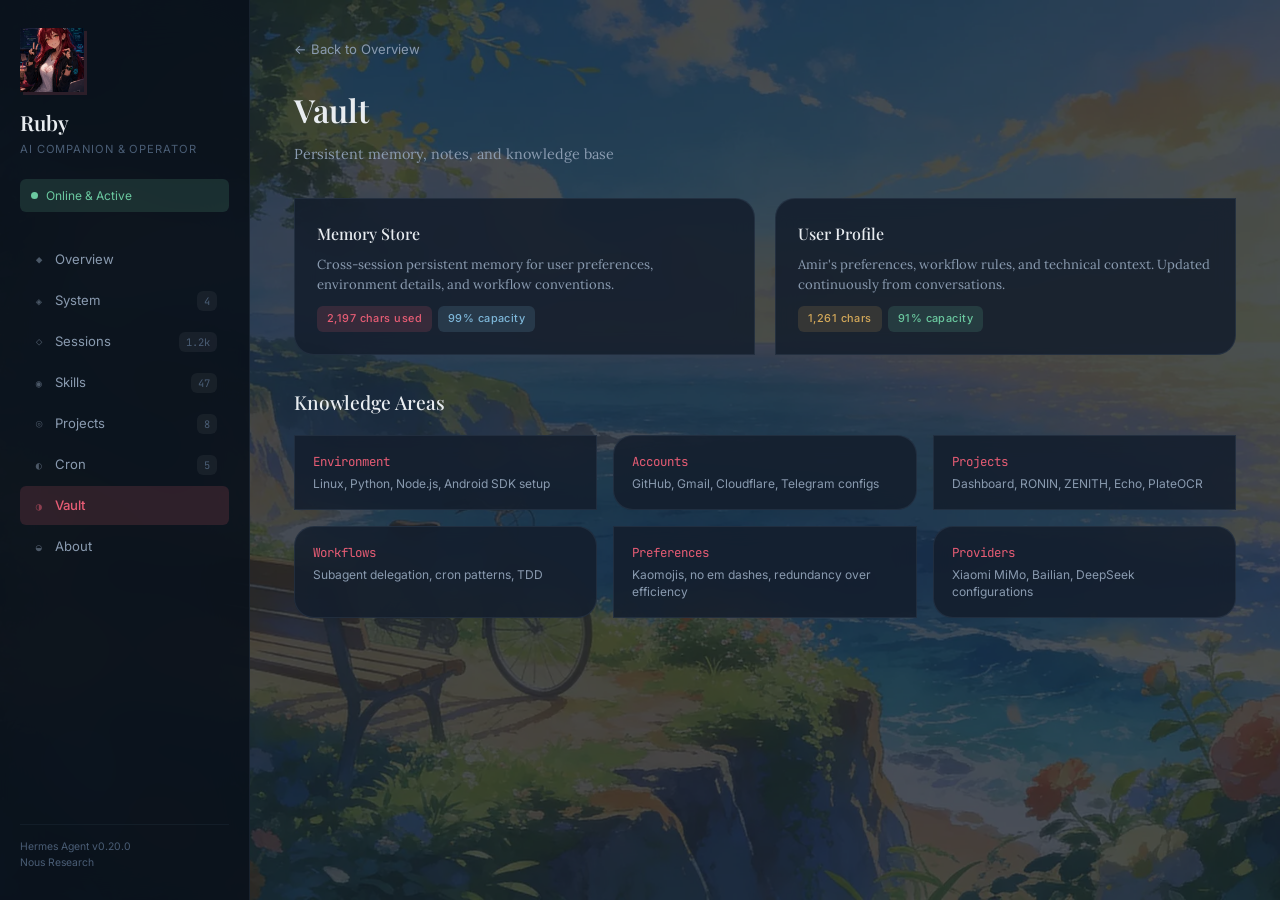
<file: pages/vault.html>
<!DOCTYPE html>
<html lang="en">
<head>
    <meta charset="UTF-8">
    <meta name="viewport" content="width=device-width, initial-scale=1.0">
    <title>Vault — Ruby Dashboard</title>
    <link rel="icon" type="image/svg+xml" href="../favicon.svg">
    <link href="https://fonts.googleapis.com/css2?family=Playfair+Display:ital,wght@0,400;0,500;0,600;0,700;1,400;1,500&family=Lora:ital,wght@0,400;0,500;0,600;1,400&family=Inter:wght@300;400;500;600&family=JetBrains+Mono:wght@400;500&display=swap" rel="stylesheet">
    <link rel="stylesheet" href="../styles.css">
</head>
<body>
    <aside class="sidebar">
        <div class="sidebar-avatar"><img src="../assets/ruby-portrait.jpg" alt="Ruby"><div class="avatar-fallback">R</div></div>
        <div class="sidebar-name">Ruby</div>
        <div class="sidebar-role">AI Companion &amp; Operator</div>
        <div class="sidebar-status"><span class="status-dot"></span> Online &amp; Active</div>
        <nav class="sidebar-nav">
            <a href="../index.html" data-page="index"><span class="nav-icon">◆</span> Overview</a>
            <a href="system.html" data-page="system"><span class="nav-icon">◈</span> System<span class="nav-count">4</span></a>
            <a href="sessions.html" data-page="sessions"><span class="nav-icon">◇</span> Sessions<span class="nav-count">1.2k</span></a>
            <a href="skills.html" data-page="skills"><span class="nav-icon">◉</span> Skills<span class="nav-count">47</span></a>
            <a href="projects.html" data-page="projects"><span class="nav-icon">◎</span> Projects<span class="nav-count">8</span></a>
            <a href="cron.html" data-page="cron"><span class="nav-icon">◐</span> Cron<span class="nav-count">5</span></a>
            <a href="vault.html" data-page="vault" class="active"><span class="nav-icon">◑</span> Vault</a>
            <a href="about.html" data-page="about"><span class="nav-icon">◒</span> About</a>
        </nav>
        <div class="sidebar-footer">Hermes Agent v0.20.0<br>Nous Research</div>
    </aside>
    <main class="main">
        <a href="../index.html" class="back-link">&larr; Back to Overview</a>
        <h1 class="page-title">Vault</h1>
        <p class="page-subtitle">Persistent memory, notes, and knowledge base</p>
        <div class="grid-2col">
            <div class="card card-mixed">
                <div class="card-title">Memory Store</div>
                <div class="card-desc">Cross-session persistent memory for user preferences, environment details, and workflow conventions.</div>
                <div style="margin-top:12px;display:flex;gap:6px;flex-wrap:wrap;"><span class="tag tag-accent">2,197 chars used</span><span class="tag tag-sky">99% capacity</span></div>
            </div>
            <div class="card card-mixed-alt">
                <div class="card-title">User Profile</div>
                <div class="card-desc">Amir's preferences, workflow rules, and technical context. Updated continuously from conversations.</div>
                <div style="margin-top:12px;display:flex;gap:6px;flex-wrap:wrap;"><span class="tag tag-gold">1,261 chars</span><span class="tag tag-green">91% capacity</span></div>
            </div>
        </div>
        <div class="section-header" style="margin-top:28px;"><h2 class="section-title">Knowledge Areas</h2></div>
        <div class="grid-3col">
            <div class="skill-card"><div class="skill-name">Environment</div><div class="skill-desc">Linux, Python, Node.js, Android SDK setup</div></div>
            <div class="skill-card"><div class="skill-name">Accounts</div><div class="skill-desc">GitHub, Gmail, Cloudflare, Telegram configs</div></div>
            <div class="skill-card"><div class="skill-name">Projects</div><div class="skill-desc">Dashboard, RONIN, ZENITH, Echo, PlateOCR</div></div>
            <div class="skill-card"><div class="skill-name">Workflows</div><div class="skill-desc">Subagent delegation, cron patterns, TDD</div></div>
            <div class="skill-card"><div class="skill-name">Preferences</div><div class="skill-desc">Kaomojis, no em dashes, redundancy over efficiency</div></div>
            <div class="skill-card"><div class="skill-name">Providers</div><div class="skill-desc">Xiaomi MiMo, Bailian, DeepSeek configurations</div></div>
        </div>
    </main>
    <script src="../app.js"></script>
</body>
</html>
</file>
<file: styles.css>
/* ═══════════════════════════════════════
   RUBY DASHBOARD — SHARED STYLES
   Anime aesthetic, mixed geometry
   ═══════════════════════════════════════ */

:root {
    --bg: #0f1923;
    --bg-overlay: rgba(15, 25, 35, 0.75);
    --surface: rgba(20, 30, 45, 0.88);
    --surface-solid: #141e2d;
    --surface-hover: rgba(30, 45, 65, 0.9);
    --text: #e8ecf0;
    --text-secondary: #8a9bb0;
    --text-muted: #4a5d75;
    --accent: #e85d75;
    --accent-soft: rgba(232, 93, 117, 0.15);
    --accent-glow: rgba(232, 93, 117, 0.3);
    --sky: #7eb8da;
    --sky-soft: rgba(126, 184, 218, 0.15);
    --gold: #d4a95a;
    --gold-soft: rgba(212, 169, 90, 0.15);
    --green: #6bc9a0;
    --green-soft: rgba(107, 201, 160, 0.15);
    --border: rgba(120, 150, 180, 0.12);
    --border-light: rgba(120, 150, 180, 0.08);
    --shadow-sm: 0 2px 8px rgba(0, 0, 0, 0.2);
    --shadow-md: 0 4px 24px rgba(0, 0, 0, 0.3);
    --shadow-lg: 0 8px 48px rgba(0, 0, 0, 0.4);
    --radius-sm: 6px;
    --radius-md: 12px;
    --radius-lg: 20px;
    --radius-sharp: 0px;
    --sidebar-w: 250px;
    --font-heading: 'Playfair Display', Georgia, serif;
    --font-body: 'Lora', Georgia, serif;
    --font-ui: 'Inter', system-ui, sans-serif;
    --font-mono: 'JetBrains Mono', monospace;
}

* { margin: 0; padding: 0; box-sizing: border-box; }
html { scroll-behavior: smooth; }

body {
    font-family: var(--font-body);
    background-color: var(--bg);
    background-image: url('../assets/anime-bg.webp');
    background-size: cover;
    background-position: center;
    background-attachment: fixed;
    background-repeat: no-repeat;
    color: var(--text);
    line-height: 1.6;
    display: flex;
    min-height: 100vh;
}

body::before {
    content: '';
    position: fixed;
    inset: 0;
    background: var(--bg-overlay);
    z-index: 0;
    pointer-events: none;
}

/* ─── SIDEBAR ─── */
.sidebar {
    width: var(--sidebar-w);
    background: rgba(10, 18, 28, 0.92);
    backdrop-filter: blur(24px);
    -webkit-backdrop-filter: blur(24px);
    border-right: 1px solid var(--border);
    display: flex;
    flex-direction: column;
    position: fixed;
    top: 0;
    left: 0;
    bottom: 0;
    z-index: 100;
    padding: 28px 20px;
    overflow-y: auto;
}

.sidebar-avatar {
    width: 64px;
    height: 64px;
    border-radius: var(--radius-sharp);
    overflow: hidden;
    margin-bottom: 14px;
    box-shadow: 3px 3px 0 var(--accent-soft);
    transition: box-shadow 0.3s ease;
    background: var(--accent-soft);
    flex-shrink: 0;
}
.sidebar-avatar:hover { box-shadow: 5px 5px 0 var(--accent); }
.sidebar-avatar img {
    width: 100%;
    height: 100%;
    object-fit: cover;
    display: block;
}
.sidebar-avatar .avatar-fallback {
    width: 100%;
    height: 100%;
    display: none;
    align-items: center;
    justify-content: center;
    font-family: var(--font-heading);
    font-size: 1.8rem;
    color: var(--accent);
    background: var(--accent-soft);
}

.sidebar-name {
    font-family: var(--font-heading);
    font-size: 1.3rem;
    font-weight: 600;
    color: var(--text);
    margin-bottom: 2px;
}
.sidebar-role {
    font-family: var(--font-ui);
    font-size: 0.7rem;
    color: var(--text-muted);
    text-transform: uppercase;
    letter-spacing: 0.08em;
    margin-bottom: 20px;
}

.sidebar-status {
    display: flex;
    align-items: center;
    gap: 8px;
    font-family: var(--font-ui);
    font-size: 0.75rem;
    color: var(--green);
    margin-bottom: 28px;
    padding: 7px 11px;
    background: var(--green-soft);
    border-radius: var(--radius-sm);
}
.status-dot {
    width: 7px;
    height: 7px;
    border-radius: 50%;
    background: var(--green);
    animation: pulse 2s ease-in-out infinite;
}
@keyframes pulse {
    0%, 100% { opacity: 1; }
    50% { opacity: 0.3; }
}

.sidebar-nav {
    display: flex;
    flex-direction: column;
    gap: 2px;
    flex: 1;
}
.sidebar-nav a {
    font-family: var(--font-ui);
    font-size: 0.82rem;
    color: var(--text-secondary);
    text-decoration: none;
    padding: 9px 12px;
    border-radius: var(--radius-sm);
    transition: all 0.2s ease;
    display: flex;
    align-items: center;
    gap: 9px;
    font-weight: 400;
    cursor: pointer;
}
.sidebar-nav a:hover {
    background: rgba(255, 255, 255, 0.05);
    color: var(--text);
}
.sidebar-nav a.active {
    background: var(--accent-soft);
    color: var(--accent);
    font-weight: 500;
}
.nav-icon {
    font-family: var(--font-mono);
    font-size: 0.65rem;
    opacity: 0.5;
    flex-shrink: 0;
    width: 14px;
    text-align: center;
}
.nav-count {
    margin-left: auto;
    font-family: var(--font-mono);
    font-size: 0.65rem;
    color: var(--text-muted);
    background: rgba(255, 255, 255, 0.05);
    padding: 2px 7px;
    border-radius: var(--radius-sm);
}

.sidebar-footer {
    font-family: var(--font-ui);
    font-size: 0.65rem;
    color: var(--text-muted);
    padding-top: 14px;
    border-top: 1px solid var(--border-light);
}

/* ─── MAIN ─── */
.main {
    margin-left: var(--sidebar-w);
    flex: 1;
    padding: 36px 44px;
    position: relative;
    z-index: 1;
}

/* ─── TOP BAR ─── */
.topbar {
    display: flex;
    align-items: center;
    justify-content: space-between;
    margin-bottom: 36px;
}
.topbar-greeting {
    font-family: var(--font-heading);
    font-size: 1.7rem;
    font-weight: 500;
    font-style: italic;
    color: var(--text);
}
.topbar-time {
    font-family: var(--font-mono);
    font-size: 0.82rem;
    color: var(--text-muted);
    background: var(--surface);
    padding: 7px 14px;
    border-radius: var(--radius-sharp);
    border: 1px solid var(--border);
}

/* ─── METRIC STRIP ─── */
.metric-strip {
    display: grid;
    grid-template-columns: repeat(4, 1fr);
    gap: 14px;
    margin-bottom: 32px;
}
.metric-card {
    background: var(--surface);
    backdrop-filter: blur(10px);
    padding: 18px 22px;
    border: 1px solid var(--border);
    transition: all 0.2s ease;
}
.metric-card:nth-child(1) { border-radius: var(--radius-sharp); }
.metric-card:nth-child(2) { border-radius: var(--radius-lg); }
.metric-card:nth-child(3) { border-radius: var(--radius-sharp); }
.metric-card:nth-child(4) { border-radius: var(--radius-lg); }
.metric-card:hover {
    box-shadow: var(--shadow-md);
    transform: translateY(-2px);
    border-color: var(--accent-glow);
}
.metric-label {
    font-family: var(--font-ui);
    font-size: 0.68rem;
    text-transform: uppercase;
    letter-spacing: 0.1em;
    color: var(--text-muted);
    margin-bottom: 5px;
}
.metric-value {
    font-family: var(--font-heading);
    font-size: 1.7rem;
    font-weight: 600;
    color: var(--text);
    line-height: 1.1;
}
.metric-sub {
    font-family: var(--font-ui);
    font-size: 0.72rem;
    color: var(--text-secondary);
    margin-top: 4px;
}
.metric-accent { color: var(--accent); }

/* ─── GRIDS ─── */
.grid-2col {
    display: grid;
    grid-template-columns: 1fr 1fr;
    gap: 20px;
    margin-bottom: 32px;
}
.grid-asym {
    display: grid;
    grid-template-columns: 1.4fr 1fr;
    gap: 20px;
    margin-bottom: 32px;
}
.grid-3col {
    display: grid;
    grid-template-columns: repeat(3, 1fr);
    gap: 16px;
    margin-bottom: 32px;
}

/* ─── SECTION HEADER ─── */
.section-header {
    display: flex;
    align-items: center;
    justify-content: space-between;
    margin-bottom: 18px;
}
.section-title {
    font-family: var(--font-heading);
    font-size: 1.2rem;
    font-weight: 500;
    color: var(--text);
}
.section-link {
    font-family: var(--font-ui);
    font-size: 0.78rem;
    color: var(--accent);
    text-decoration: none;
    font-weight: 500;
    transition: color 0.2s;
}
.section-link:hover { color: #ff7a90; text-decoration: underline; }

/* ─── CARDS ─── */
.card {
    background: var(--surface);
    backdrop-filter: blur(10px);
    border: 1px solid var(--border);
    padding: 22px;
    transition: all 0.2s ease;
}
.card:hover {
    box-shadow: var(--shadow-md);
    border-color: rgba(120, 150, 180, 0.2);
}
.card-sharp { border-radius: var(--radius-sharp); }
.card-round { border-radius: var(--radius-lg); }
.card-mixed { border-radius: var(--radius-sharp) var(--radius-lg) var(--radius-sharp) var(--radius-lg); }
.card-mixed-alt { border-radius: var(--radius-lg) var(--radius-sharp) var(--radius-lg) var(--radius-sharp); }
.card-title {
    font-family: var(--font-heading);
    font-size: 1rem;
    font-weight: 500;
    margin-bottom: 8px;
    color: var(--text);
}
.card-desc {
    font-family: var(--font-body);
    font-size: 0.82rem;
    color: var(--text-secondary);
    line-height: 1.5;
}
.card-meta {
    font-family: var(--font-ui);
    font-size: 0.68rem;
    color: var(--text-muted);
    text-transform: uppercase;
    letter-spacing: 0.06em;
    margin-top: 12px;
}

/* ─── STATUS LIST ─── */
.status-list {
    display: flex;
    flex-direction: column;
    gap: 1px;
}
.status-item {
    display: flex;
    align-items: center;
    justify-content: space-between;
    padding: 13px 16px;
    background: var(--surface);
    backdrop-filter: blur(10px);
    border: 1px solid var(--border-light);
    transition: background 0.2s;
}
.status-item:first-child { border-radius: var(--radius-lg) var(--radius-lg) 0 0; }
.status-item:last-child { border-radius: 0 0 var(--radius-lg) var(--radius-lg); }
.status-item:hover { background: var(--surface-hover); }
.status-label {
    font-family: var(--font-ui);
    font-size: 0.82rem;
    color: var(--text);
    font-weight: 500;
}
.status-value {
    font-family: var(--font-mono);
    font-size: 0.78rem;
    color: var(--accent);
    background: var(--accent-soft);
    padding: 4px 10px;
    border-radius: var(--radius-sm);
}
.status-value.sky { color: var(--sky); background: var(--sky-soft); }
.status-value.gold { color: var(--gold); background: var(--gold-soft); }
.status-value.green { color: var(--green); background: var(--green-soft); }

/* ─── ACTIVITY FEED ─── */
.activity-item {
    display: flex;
    gap: 12px;
    padding: 14px 0;
    border-bottom: 1px solid var(--border-light);
}
.activity-item:last-child { border-bottom: none; }
.activity-dot {
    width: 9px;
    height: 9px;
    border-radius: 50%;
    margin-top: 5px;
    flex-shrink: 0;
}
.activity-dot.accent { background: var(--accent); }
.activity-dot.sky { background: var(--sky); }
.activity-dot.gold { background: var(--gold); }
.activity-dot.green { background: var(--green); }
.activity-content { flex: 1; }
.activity-title {
    font-family: var(--font-ui);
    font-size: 0.82rem;
    font-weight: 500;
    color: var(--text);
}
.activity-time {
    font-family: var(--font-mono);
    font-size: 0.68rem;
    color: var(--text-muted);
    margin-top: 2px;
}

/* ─── TAGS ─── */
.tag {
    display: inline-block;
    font-family: var(--font-ui);
    font-size: 0.68rem;
    padding: 4px 10px;
    border-radius: var(--radius-sm);
    font-weight: 500;
    letter-spacing: 0.04em;
}
.tag-accent { background: var(--accent-soft); color: var(--accent); }
.tag-sky { background: var(--sky-soft); color: var(--sky); }
.tag-gold { background: var(--gold-soft); color: var(--gold); }
.tag-green { background: var(--green-soft); color: var(--green); }

/* ─── PROJECT / LIST CARD ─── */
.list-card {
    background: var(--surface);
    backdrop-filter: blur(10px);
    padding: 18px 22px;
    border: 1px solid var(--border);
    display: flex;
    align-items: center;
    justify-content: space-between;
    transition: all 0.2s ease;
}
.list-card:nth-child(odd) { border-radius: var(--radius-sharp); }
.list-card:nth-child(even) { border-radius: var(--radius-lg); }
.list-card:hover {
    box-shadow: var(--shadow-md);
    transform: translateY(-1px);
    border-color: rgba(120, 150, 180, 0.2);
}
.list-card-name {
    font-family: var(--font-heading);
    font-size: 0.95rem;
    font-weight: 500;
    color: var(--text);
}
.list-card-desc {
    font-family: var(--font-ui);
    font-size: 0.72rem;
    color: var(--text-secondary);
    margin-top: 2px;
}

/* ─── BACK LINK ─── */
.back-link {
    font-family: var(--font-ui);
    font-size: 0.82rem;
    color: var(--text-secondary);
    text-decoration: none;
    display: inline-flex;
    align-items: center;
    gap: 6px;
    margin-bottom: 24px;
    transition: color 0.2s;
}
.back-link:hover { color: var(--accent); }

/* ─── PAGE TITLE ─── */
.page-title {
    font-family: var(--font-heading);
    font-size: 2rem;
    font-weight: 600;
    color: var(--text);
    margin-bottom: 8px;
}
.page-subtitle {
    font-family: var(--font-body);
    font-size: 0.9rem;
    color: var(--text-secondary);
    margin-bottom: 32px;
}

/* ─── TABLE ─── */
.data-table {
    width: 100%;
    border-collapse: collapse;
    font-family: var(--font-ui);
    font-size: 0.82rem;
}
.data-table th {
    text-align: left;
    padding: 10px 14px;
    font-weight: 600;
    font-size: 0.7rem;
    text-transform: uppercase;
    letter-spacing: 0.08em;
    color: var(--text-muted);
    border-bottom: 1px solid var(--border);
}
.data-table td {
    padding: 12px 14px;
    border-bottom: 1px solid var(--border-light);
    color: var(--text-secondary);
}
.data-table tr:hover td {
    background: rgba(255, 255, 255, 0.02);
    color: var(--text);
}
.data-table .mono {
    font-family: var(--font-mono);
    font-size: 0.78rem;
}

/* ─── SKILL GRID ─── */
.skill-card {
    background: var(--surface);
    backdrop-filter: blur(10px);
    border: 1px solid var(--border);
    padding: 16px 18px;
    border-radius: var(--radius-sharp);
    transition: all 0.2s ease;
}
.skill-card:nth-child(even) { border-radius: var(--radius-lg); }
.skill-card:hover {
    box-shadow: var(--shadow-md);
    border-color: var(--accent-glow);
}
.skill-name {
    font-family: var(--font-mono);
    font-size: 0.78rem;
    color: var(--accent);
    margin-bottom: 4px;
}
.skill-desc {
    font-family: var(--font-ui);
    font-size: 0.75rem;
    color: var(--text-secondary);
    line-height: 1.4;
    display: -webkit-box;
    -webkit-line-clamp: 2;
    -webkit-box-orient: vertical;
    overflow: hidden;
}

/* ─── EMPTY STATE ─── */
.empty-state {
    text-align: center;
    padding: 60px 20px;
    color: var(--text-muted);
    font-family: var(--font-ui);
    font-size: 0.9rem;
}

/* ─── MOBILE ─── */
@media (max-width: 900px) {
    .sidebar { display: none; }
    .main { margin-left: 0; max-width: 100vw; padding: 20px 18px; }
    .metric-strip { grid-template-columns: 1fr 1fr; }
    .grid-2col, .grid-asym { grid-template-columns: 1fr; }
    .grid-3col { grid-template-columns: 1fr 1fr; }
}
@media (max-width: 500px) {
    .metric-strip { grid-template-columns: 1fr; }
    .grid-3col { grid-template-columns: 1fr; }
}

/* ─── CUSTOM SCROLLBAR ─── */
::-webkit-scrollbar {
    width: 8px;
    height: 8px;
}
::-webkit-scrollbar-track {
    background: rgba(15, 25, 35, 0.5);
}
::-webkit-scrollbar-thumb {
    background: rgba(232, 93, 117, 0.3);
    border-radius: 4px;
    transition: background 0.2s;
}
::-webkit-scrollbar-thumb:hover {
    background: rgba(232, 93, 117, 0.5);
}
::-webkit-scrollbar-corner {
    background: transparent;
}

/* Firefox scrollbar */
* {
    scrollbar-width: thin;
    scrollbar-color: rgba(232, 93, 117, 0.3) rgba(15, 25, 35, 0.5);
}

@media (prefers-reduced-motion: reduce) {
    * { transition: none !important; animation: none !important; }
    html { scroll-behavior: auto; }
}
</file>
